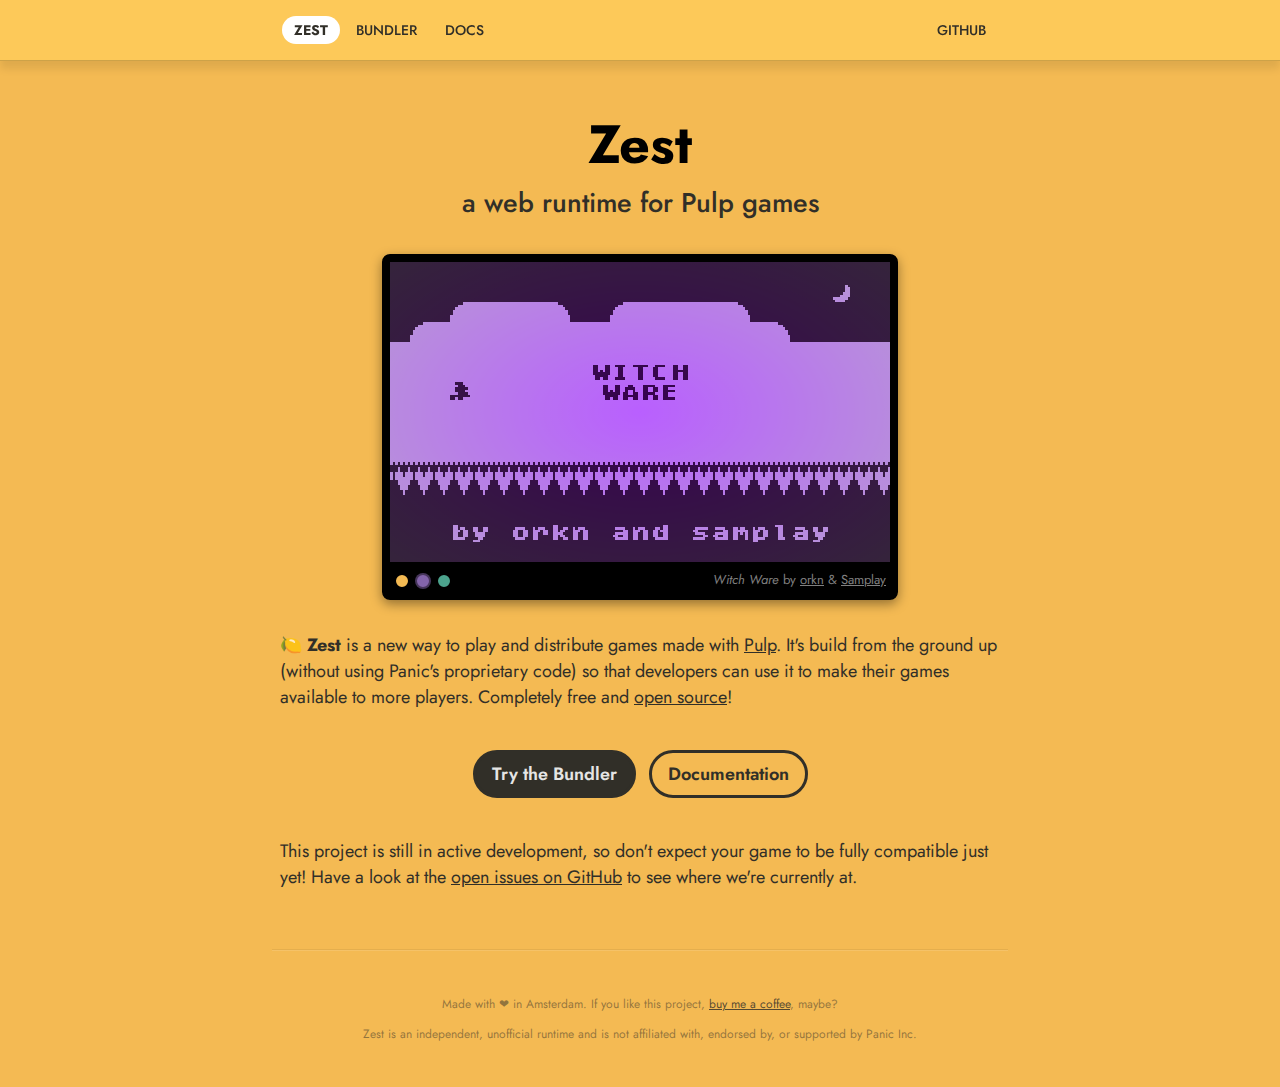
<file: index.html>
<!doctype html>
<html lang="en">
  <head>
    <title>Zest</title>
    <meta charset="UTF-8" />
    <meta name="viewport" content="width=device-width, viewport-fit=cover" />
    <link rel="stylesheet" type="text/css" href="base.css" />
    <link rel="stylesheet" type="text/css" href="home.css" />
    <script type="text/javascript" src="core/zest.js"></script>
    <script type="text/javascript" src="core/audio.js"></script>
    <script type="text/javascript" src="plugins/touch.js"></script>
    <script type="text/javascript" src="plugins/gamepad.js"></script>
    <script type="text/javascript" src="plugins/openurl.js"></script>
    <script type="text/javascript" src="data.js"></script>
    <script type="text/javascript" src="home.js"></script>
  </head>
  <body>
    <header>
      <nav>
        <a href="/zest" class="here"><strong>Zest</strong></a>
        <a href="/zest/bundler">Bundler</a>
        <a href="/zest/docs">Docs</a>
        <a href="https://github.com/tkers/zest" class="right">GitHub</a>
      </nav>
    </header>
    <main>
      <h1>Zest</h1>
      <h2>a web runtime for Pulp games</h2>

      <section class="lcd-bezel">
        <div class="lcd-bg">
          <canvas id="lcd" width="200" height="120"></canvas>
        </div>
        <div class="lcd-bar">
          <small class="meta" style="float: right">
            <span id="label-title">game</span> by
            <span id="label-author">author</span>
          </small>
          <div>
            <!-- <a href="#" id="btn-snap" style="float: right">Snapshot</a> -->
            <button id="btn-lemon">Lemon</button>
            <button id="btn-plum">Plum</button>
            <button id="btn-mint">Mint</button>
          </div>
        </div>
      </section>

      <section>
        <p>
          <strong>🍋 Zest</strong> is a new way to play and distribute games
          made with
          <a href="https://play.date/pulp/about" target="_blank">Pulp</a>. It's
          build from the ground up (without using Panic's proprietary code) so
          that developers can use it to make their games available to more
          players. Completely free and
          <a href="https://github.com/tkers/zest" target="_blank">open source</a
          >!
        </p>
      </section>

      <section class="center">
        <a href="/zest/bundler" class="btn btn-primary">Try the Bundler</a>
        <a href="/zest/docs" class="btn btn-secondary">Documentation</a>
      </section>

      <section>
        <p>
          This project is still in active development, so don't expect your game
          to be fully compatible just yet! Have a look at the
          <a href="https://github.com/tkers/zest/issues" target="_blank"
            >open issues on GitHub</a
          >
          to see where we're currently at.
        </p>
      </section>
    </main>

    <footer>
      <p>
        Made with ❤&#xFE0E; in Amsterdam. If you like this project,
        <a href="https://ko-fi.com/tkers" target="_blank">buy me a coffee</a>,
        maybe?
      </p>
      <p>
        Zest is an independent, unofficial runtime and is not affiliated with,
        endorsed by, or supported by Panic Inc.
      </p>
    </footer>
  </body>
</html>
</file>
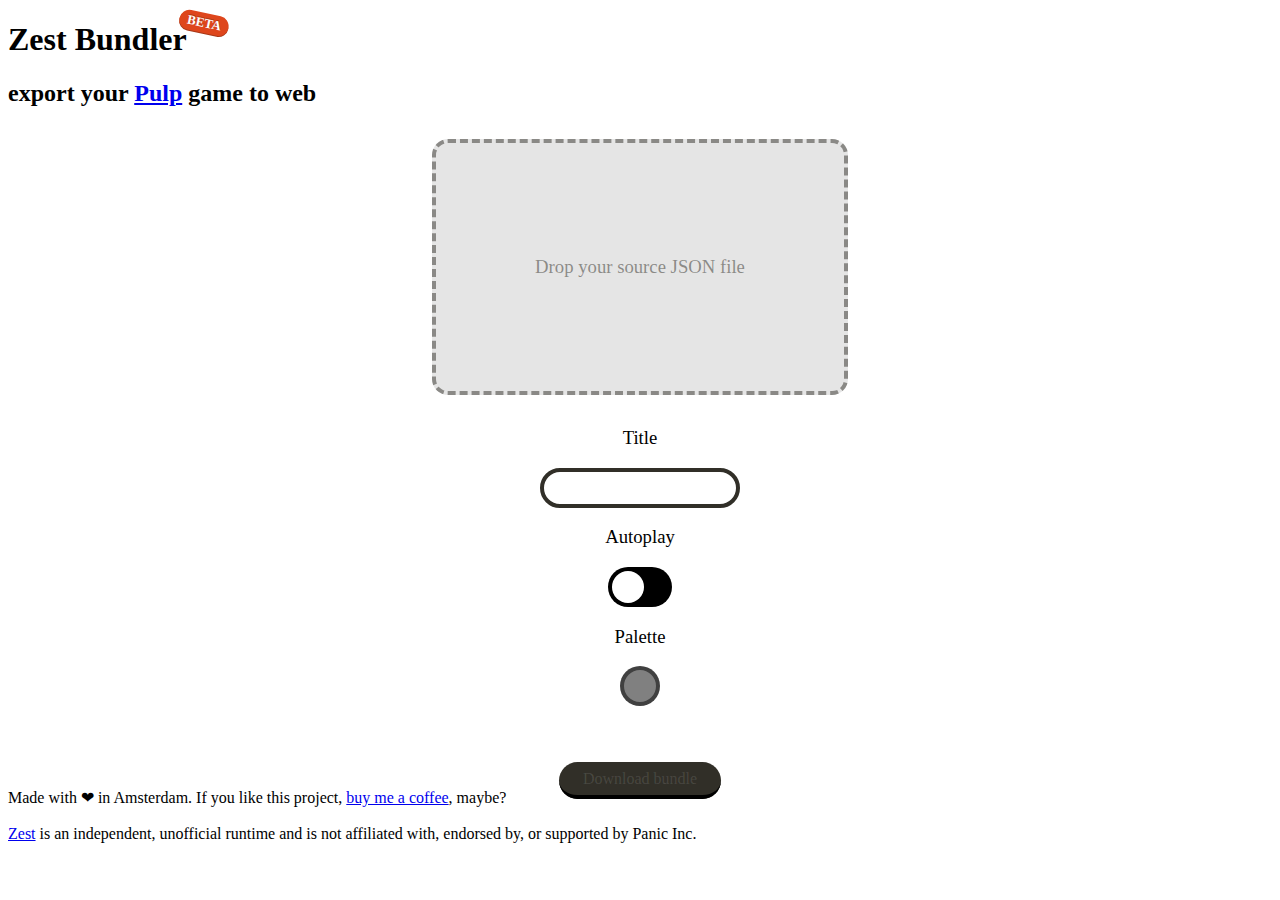
<file: bundler/index.html>
<!DOCTYPE html>
<html lang="en">
  <head>
    <title>Zest Bundler</title>
    <meta charset="UTF-8" />
    <meta name="viewport" content="width=device-width, viewport-fit=cover" />
    <link rel="stylesheet" type="text/css" href="bundler.css" />
    <script type="text/javascript" src="../zest.js"></script>
    <script type="text/javascript" src="../zest-utils.js"></script>
    <script type="text/javascript" src="template.js"></script>
  </head>
  <body class="lemon">
    <main>
      <h1>Zest Bundler</h1>
      <h2>
        export your
        <a href="https://play.date/pulp/about" target="_blank">Pulp</a> game to
        web
      </h2>
      <section id="dropzone">
        <h3 id="drop-label" class="hint">Drop your source JSON file</h3>
        <input type="file" id="data-in" accept="application/json"/ >
        <canvas id="card-view" width="200" height="120" class="hidden"></canvas>
      </section>
      <section>
        <div class="row">
          <div class="col">
            <h3>Title</h3>
            <input type="text" id="title-in" />
          </div>
          <div class="col">
            <h3>Autoplay</h3>
              <input type="checkbox" id="autoplay-in" />
          </div>
          <div class="col">
            <h3>Palette</h3>
            <div id="color-wrap">
              <input type="color" id="color-in" value="#808080" />
            </div>
          </div>
        </div>
      </section>
      <section style="margin-top: 64px">
        <a href="#" id="download-link" class="disabled">Download bundle</a>
      </section>
      <footer>
        Made with ❤ in Amsterdam. If you like this project,
        <a href="https://ko-fi.com/tkers" target="_blank">buy me a coffee</a>,
        maybe?<br /><br />
        <a href="https://tkers.dev/zest" target="_blank">Zest</a> is an
        independent, unofficial runtime and is not affiliated with, endorsed by,
        or supported by Panic Inc.
      </footer>
    </main>
    <script type="text/javascript" src="bundler.js"></script>
  </body>
</html>
</file>
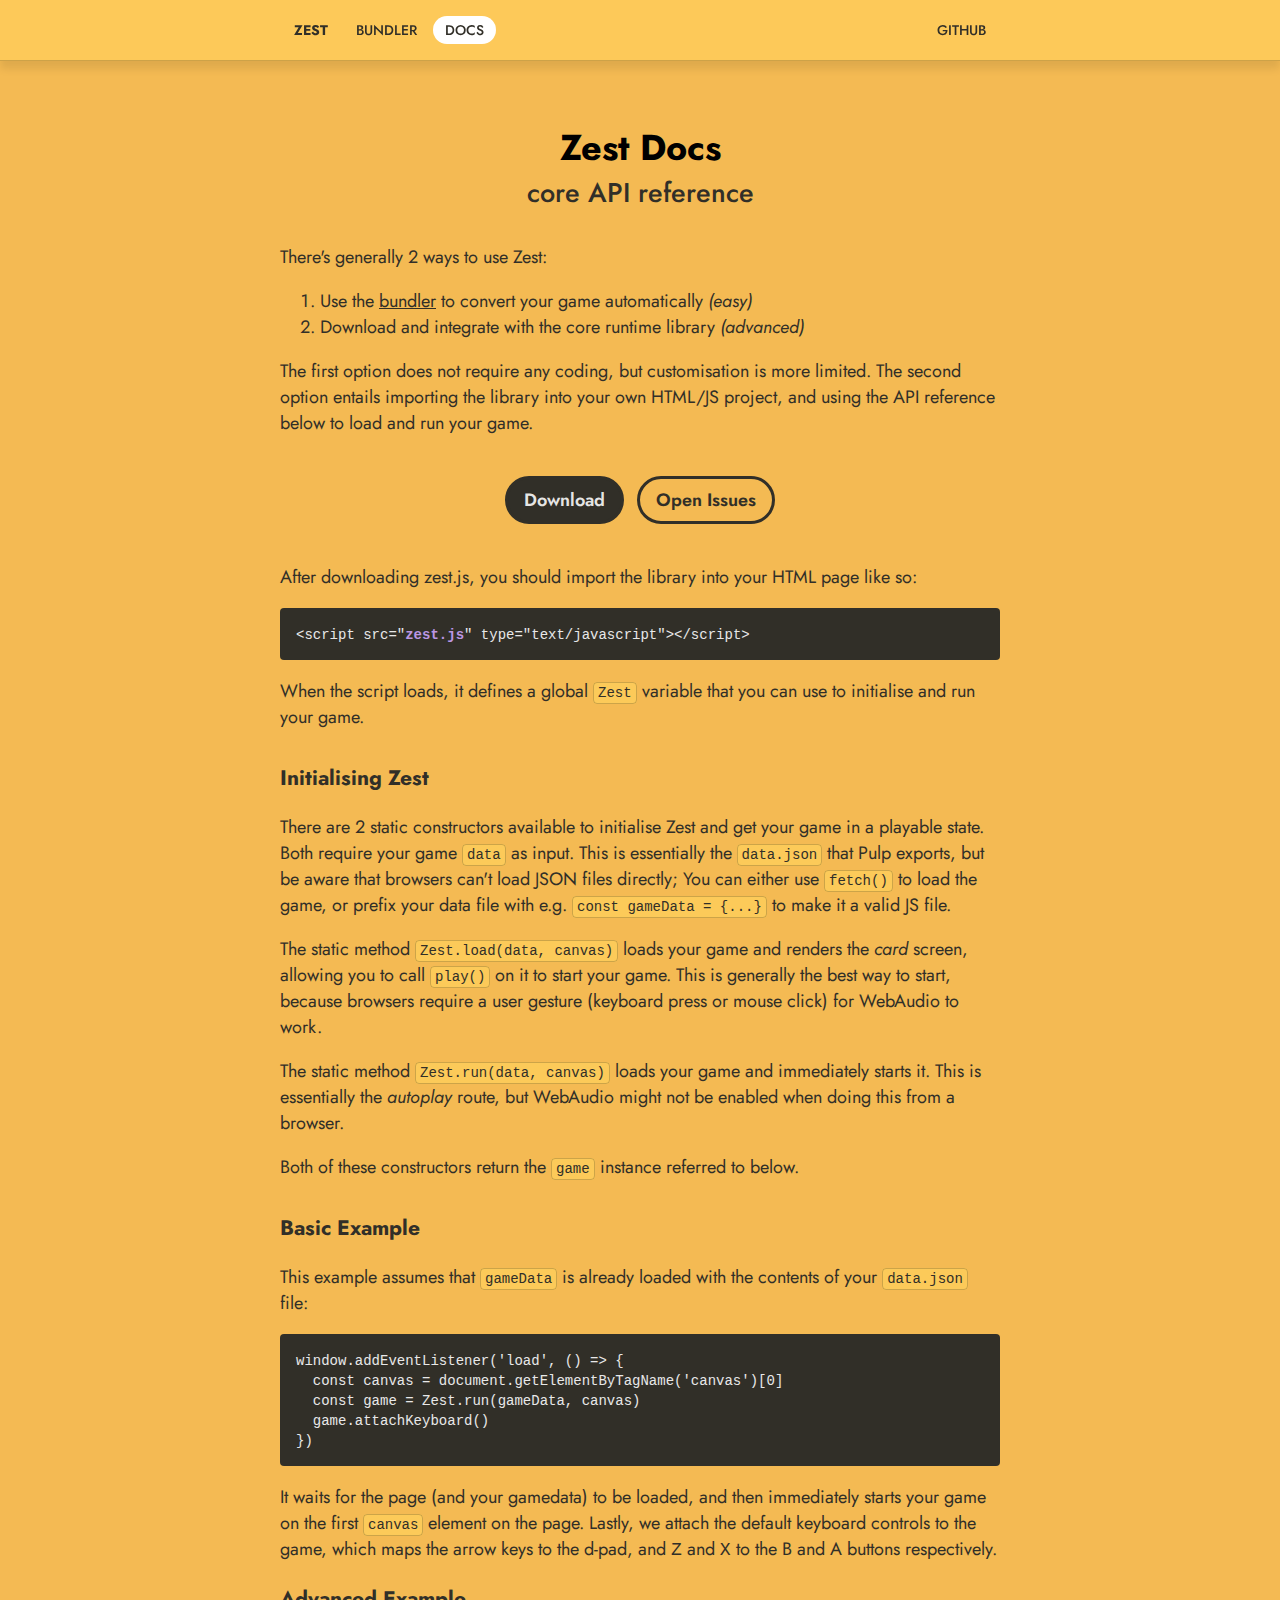
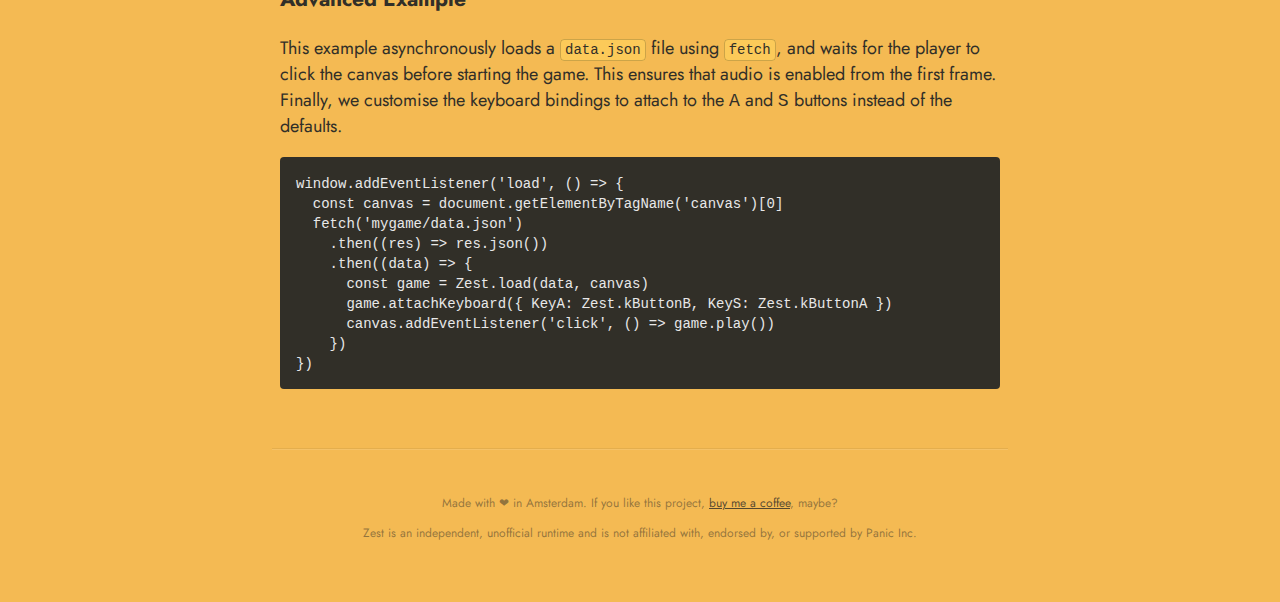
<file: docs/index.html>
<!doctype html>
<html lang="en">
  <head>
    <title>Zest Docs</title>
    <meta charset="UTF-8" />
    <meta name="viewport" content="width=device-width, viewport-fit=cover" />
    <link rel="stylesheet" type="text/css" href="../base.css" />
  </head>
  <body>
    <header>
      <nav>
        <a href="/zest"><strong>Zest</strong></a>
        <a href="/zest/bundler">Bundler</a>
        <a href="/zest/docs" class="here">Docs</a>
        <a href="https://github.com/tkers/zest" class="right">GitHub</a>
      </nav>
    </header>
    <main>
      <h1>Zest Docs</h1>
      <h2>core API reference</h2>

      <section>
        <p>There's generally 2 ways to use Zest:</p>
        <ol>
          <li>
            Use the <a href="/zest/bundler">bundler</a> to convert your game
            automatically <em>(easy)</em>
          </li>
          <li>
            Download and integrate with the core runtime library
            <em>(advanced)</em>
          </li>
        </ol>
        <p>
          The first option does not require any coding, but customisation is
          more limited. The second option entails importing the library into
          your own HTML/JS project, and using the API reference below to load
          and run your game.
        </p>
      </section>

      <section class="center">
        <a
          href="https://github.com/tkers/zest/releases"
          target="_blank"
          class="btn btn-primary"
          >Download</a
        >
        <a
          href="https://github.com/tkers/zest/issues"
          target="_blank"
          class="btn btn-secondary"
          >Open Issues</a
        >
      </section>

      <section>
        <p>
          After downloading zest.js, you should import the library into your
          HTML page like so:
        </p>
        <pre><code>&lt;script src="<strong>zest.js</strong>" type="text/javascript"&gt;&lt;/script&gt;</code></pre>
        <p>
          When the script loads, it defines a global <code>Zest</code> variable
          that you can use to initialise and run your game.
        </p>
      </section>

      <section>
        <h3>Initialising Zest</h3>
        <p>
          There are 2 static constructors available to initialise Zest and get
          your game in a playable state. Both require your game
          <code>data</code> as input. This is essentially the
          <code>data.json</code> that Pulp exports, but be aware that browsers
          can't load JSON files directly; You can either use
          <code>fetch()</code> to load the game, or prefix your data file with
          e.g. <code>const gameData = {...}</code> to make it a valid JS file.
        </p>
        <p>
          The static method <code>Zest.load(data, canvas)</code> loads your game
          and renders the <em>card</em> screen, allowing you to call
          <code>play()</code> on it to start your game. This is generally the
          best way to start, because browsers require a user gesture (keyboard
          press or mouse click) for WebAudio to work.
        </p>
        <p>
          The static method <code>Zest.run(data, canvas)</code> loads your game
          and immediately starts it. This is essentially the
          <em>autoplay</em> route, but WebAudio might not be enabled when doing
          this from a browser.
        </p>
        <p>
          Both of these constructors return the <code>game</code> instance
          referred to below.
        </p>
      </section>

      <section>
        <h3>Basic Example</h3>
        <p>
          This example assumes that <code>gameData</code> is already loaded with
          the contents of your <code>data.json</code> file:
        </p>
        <pre><code>window.addEventListener('load', () => {
  const canvas = document.getElementByTagName('canvas')[0]
  const game = Zest.run(gameData, canvas)
  game.attachKeyboard()
})</code></pre>
        <p>
          It waits for the page (and your gamedata) to be loaded, and then
          immediately starts your game on the first <code>canvas</code> element
          on the page. Lastly, we attach the default keyboard controls to the
          game, which maps the arrow keys to the d-pad, and <kbd>Z</kbd> and
          <kbd>X</kbd> to the B and A buttons respectively.
        </p>

        <h3>Advanced Example</h3>
        <p>
          This example asynchronously loads a <code>data.json</code> file using
          <code>fetch</code>, and waits for the player to click the canvas
          before starting the game. This ensures that audio is enabled from the
          first frame. Finally, we customise the keyboard bindings to attach to
          the <kbd>A</kbd> and <kbd>S</kbd> buttons instead of the defaults.
        </p>
        <pre><code>window.addEventListener('load', () => {
  const canvas = document.getElementByTagName('canvas')[0]
  fetch('mygame/data.json')
    .then((res) => res.json())
    .then((data) => {
      const game = Zest.load(data, canvas)
      game.attachKeyboard({ KeyA: Zest.kButtonB, KeyS: Zest.kButtonA })
      canvas.addEventListener('click', () => game.play())
    })
})</code></pre>
      </section>
    </main>

    <footer>
      <p>
        Made with ❤&#xFE0E; in Amsterdam. If you like this project,
        <a href="https://ko-fi.com/tkers" target="_blank">buy me a coffee</a>,
        maybe?
      </p>
      <p>
        Zest is an independent, unofficial runtime and is not affiliated with,
        endorsed by, or supported by Panic Inc.
      </p>
    </footer>
  </body>
</html>
</file>
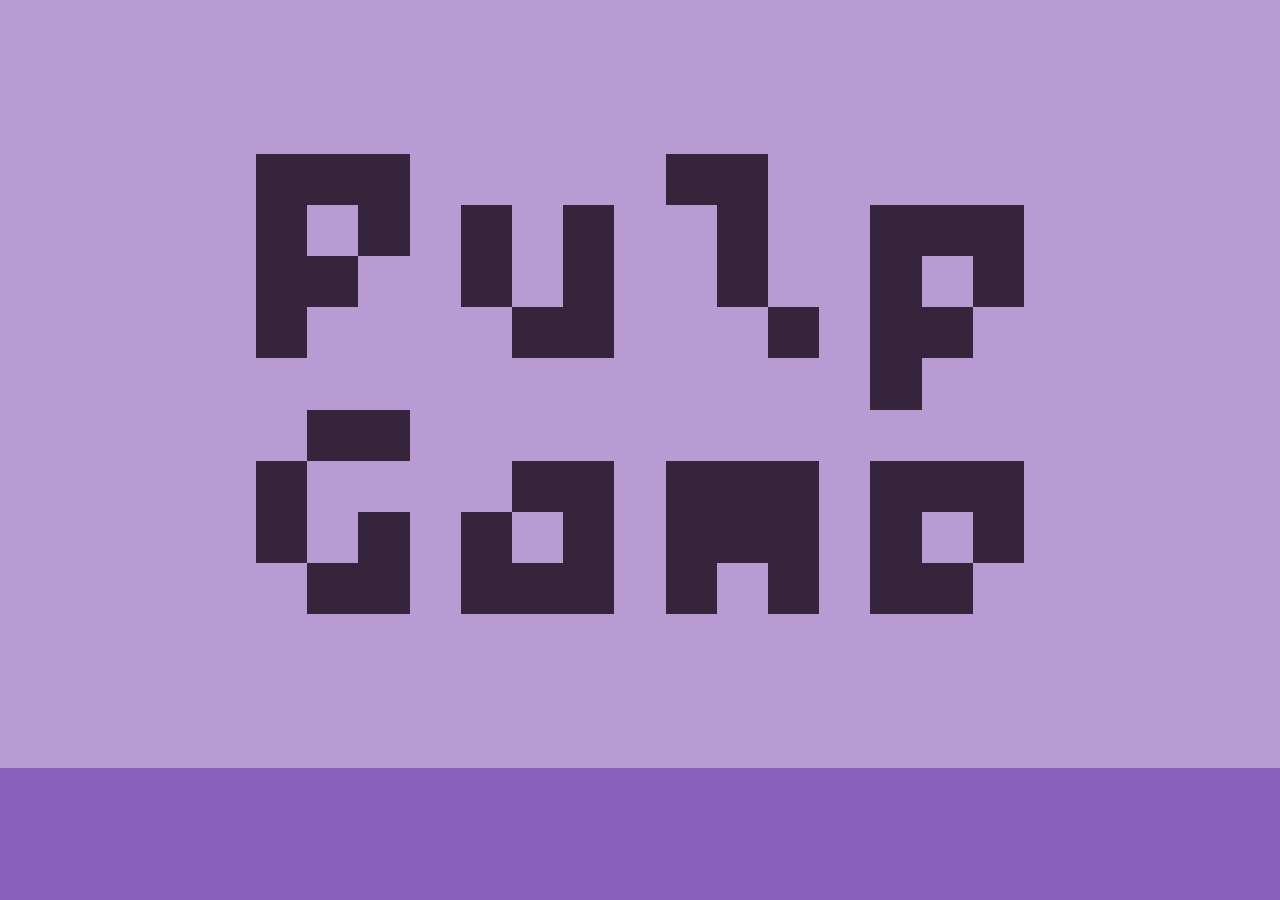
<file: embed/index.html>
<!DOCTYPE html>
<html lang="en">
  <head>
    <title>Zest</title>
    <meta charset="UTF-8" />
    <meta name="viewport" content="width=device-width, viewport-fit=cover" />
    <link rel="stylesheet" type="text/css" href="embed.css" />
    <script type="text/javascript" src="../data/hello-world.js"></script>
    <script type="text/javascript" src="../core/audio.js"></script>
    <script type="text/javascript" src="../core/zest.js"></script>
    <script type="text/javascript" src="../plugins/touch.js"></script>
    <script type="text/javascript" src="../plugins/gamepad.js"></script>
    <script type="text/javascript" src="embed.js"></script>
  </head>
  <body style="background-color: #8a60be">
    <main>
      <canvas id="lcd" width="200" height="120"></canvas>
    </main>
  </body>
</html>
</file>
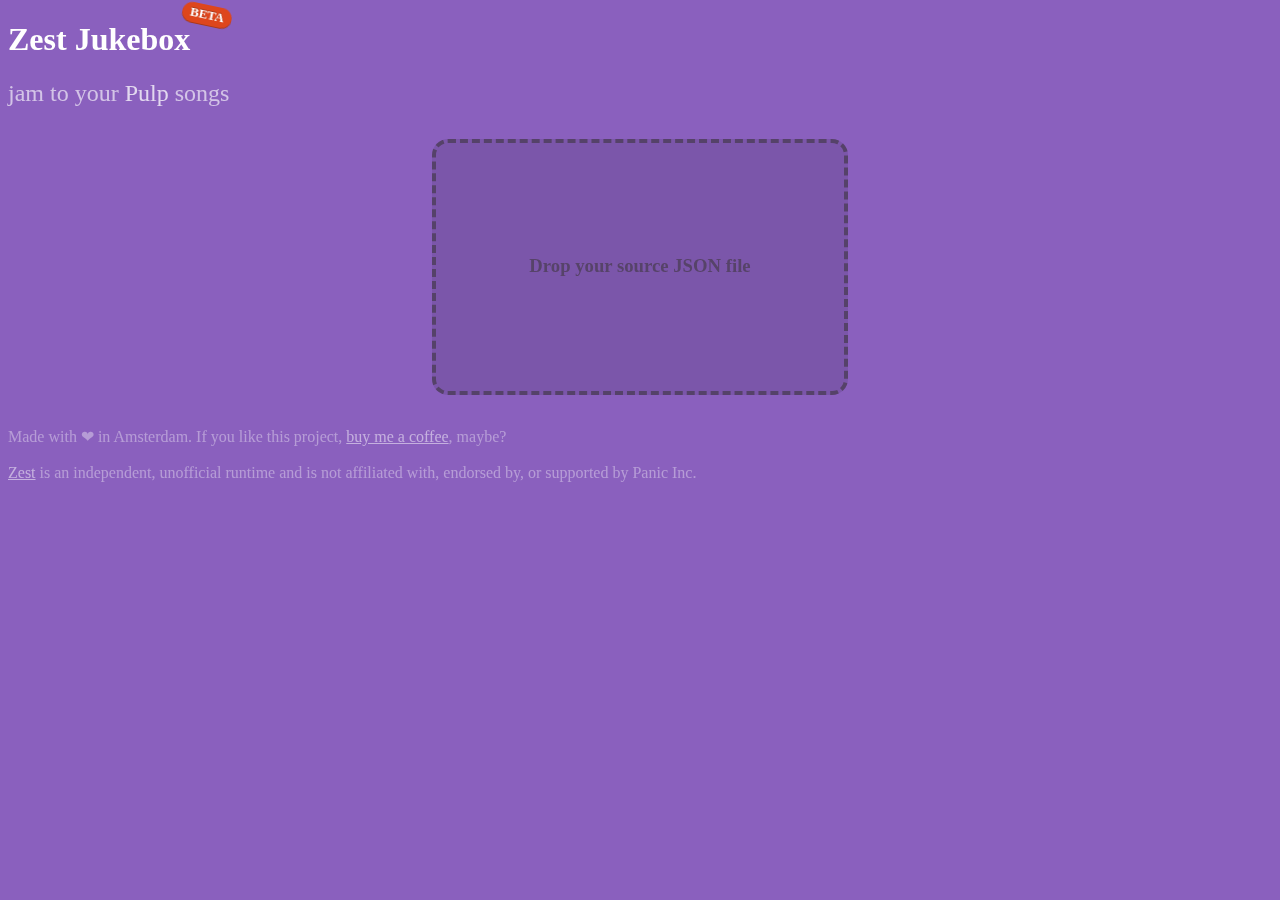
<file: juke/index.html>
<!DOCTYPE html>
<html lang="en">
  <head>
    <title>Zest Jukebox</title>
    <meta charset="UTF-8" />
    <meta name="viewport" content="width=device-width, viewport-fit=cover" />
    <link rel="stylesheet" type="text/css" href="juke.css" />
    <script type="text/javascript" src="../core/audio.js"></script>
    <script type="text/javascript" src="../core/zest.js"></script>
  </head>
  <body class="lemon">
    <main>
      <h1>Zest Jukebox</h1>
      <h2>
        jam to your
        <a href="https://play.date/pulp/about" target="_blank">Pulp</a> songs
      </h2>
      <section id="dropzone">
        <h3 id="drop-label" class="hint">Drop your source JSON file</h3>
        <input type="file" id="data-in" accept="application/json"/ >
        <canvas id="card-view" width="200" height="120" class="hidden"></canvas>
      </section>
      <section id="controls" class="hidden">
        <h3 id="song-label">Theme</h3>
        <h4 id="game-label">Pulp Game</h4>

        <div id="progress-wrap">
          <div id="progress-bar">
          <div id="progress-fill" style="width:40%"></div>
          </div>
            <small id="time-now">0:21</small>
            <small id="time-max">2:31</small>
        </div>

        <center>
          <a href="#" id="btn-prev">⏮&#xFE0E;</a>
          <a href="#" id="btn-play">▶&#xFE0E;</a>
          <a href="#" id="btn-next">⏭&#xFE0E;</a>
        </center>     

      </section>
      <section id="playlist" class="hidden">
      </section>
      <footer>
        Made with ❤ in Amsterdam. If you like this project,
        <a href="https://ko-fi.com/tkers" target="_blank">buy me a coffee</a>,
        maybe?<br /><br />
        <a href="https://tkers.dev/zest" target="_blank">Zest</a> is an
        independent, unofficial runtime and is not affiliated with, endorsed by,
        or supported by Panic Inc.
      </footer>
    </main>
    <script type="text/javascript" src="juke.js"></script>
  </body>
</html>
</file>
<file: base.css>
@import url('https://fonts.googleapis.com/css2?family=Jost:wght@100..900&display=swap');

html,
body {
  margin: 0;
  padding: 0;
  /* height: 100%; */
}

body {
  color: #312f28;
  /* background-color: #f8f0e7; */
  background-color: #f4ba53;
  font-family: 'Jost', sans-serif;
  font-optical-sizing: auto;
  font-weight: 400;
  font-size: 18px;
}

a {
  color: #312f28;
}
a:hover {
  color: #000000;
  text-decoration: none;
}

main,
footer {
  max-width: 720px;
  margin: 0 auto;
}

footer {
  color: #312f2880;
  font-size: 12px;
  padding: 32px 8px;
  text-align: center;
  text-wrap: balance;
  border-top: 1px solid #ffffff20;
  box-shadow: 0 -1px 0 #00000010;
  margin-top: 16px;
}

footer a {
  color: #312f28d0;
}
footer a:hover {
  color: #000000;
}

main {
  padding: 12px;
  margin-top: 16px;
}

header {
  overflow: scroll;
  border-bottom: 1px solid #00000030;
  box-shadow: 0 8px 8px #00000016;
  background-color: #ffce5bc0;
  backdrop-filter: blur(16px);
  margin-bottom: 16px;
  position: sticky;
  top: 0;
  z-index: 10;
}

header nav {
  max-width: 720px;
  margin: 0 auto;
  padding: 16px 8px;
  display: flex;
  align-items: center;
}

header nav a {
  font-size: 14px;
  font-weight: 500;
  text-decoration: none;
  text-transform: uppercase;
  padding: 4px 12px;
  margin: 0 2px;
  border-radius: 32px;
}
header nav a:hover {
  background-color: #ffffff80;
}
header nav a.here {
  background-color: #ffffff;
}
header nav a.right {
  margin-left: auto;
}

h1,
h2 {
  text-align: center;
  margin-bottom: 0;
  font-weight: 700;
  text-wrap: balance;
}

h1 {
  color: #000000;
  margin-top: 32px;
}

h2 {
  margin-top: 0px;
  margin-bottom: 32px;
  font-weight: 500;
}
h2 a {
  color: #000000;
  text-decoration: none;
}
h2 a:hover {
  text-decoration: underline;
}

section {
  margin: 32px 0;
}

section.center {
  text-align: center;
}

a.btn {
  display: inline-block;
  text-decoration: none;
  font-weight: 600;
  padding: 8px 16px;
  margin: 8px 4px;
  border: 3px solid #312f28;
  border-radius: 32px;
}
a.btn:hover {
  border-color: #000000;
  background-color: #fcca59;
}

a.btn-primary {
  background-color: #312f28;
  color: #ffffffe0;
}
a.btn-primary:hover {
  background-color: #000000;
  color: #ffffff;
}

pre {
  background-color: #312f28;
  border-radius: 4px;
  padding: 16px;
  overflow-x: scroll;
}
p code {
  background-color: #fcca59;
  border: 1px solid #00000030;
  padding: 2px 4px;
  border-radius: 4px;
}
pre code {
  color: #e8e8e8;
}
code {
  font-size: 14px;
  font-family: monospace;
}
code strong {
  color: #bb96e3;
}
</file>
<file: home.css>
body {
  background-color: #f4ba53;
}

h1 {
  font-size: 3em;
  margin-top: 16px;
}

/* body.lemon, */
#btn-lemon {
  background-color: #f4ba53;
}

/* body.plum, */
#btn-plum {
  background-color: #8a60be;
}

/* body.mint, */
#btn-mint {
  background-color: #4ca38d;
}

#btn-lemon,
#btn-plum,
#btn-mint {
  width: 16px;
  height: 16px;
  border-radius: 8px;
  font-size: 0;
  border: 2px solid #000;
  vertical-align: middle;
  cursor: pointer;
  transition: transform 80ms;
}

body.lemon #btn-lemon,
body.plum #btn-plum,
body.mint #btn-mint {
  border-color: #00000077;
  filter: grayscale(25%);
}

#btn-lemon:hover,
#btn-plum:hover,
#btn-mint:hover {
  transform: scale(1.1);
  filter: brightness(1.1);
}

#btn-lemon:active,
#btn-plum:active,
#btn-mint:active {
  transform: none;
}

small.meta {
  color: #808080;
  font-size: small;
  line-height: 28px;
}
small.meta #label-title {
  font-style: italic;
}

small.meta a[href] {
  color: #808080;
  text-decoration: underline;
  cursor: pointer;
}
small.meta a[href]:hover {
  color: #b0b0b0;
  text-decoration: none;
}

.lcd-bezel {
  clear: both;
  border: 8px #000000 solid;
  border-radius: 8px;
  margin: 32px auto;
  box-sizing: content-box;
  max-width: 500px;
  box-shadow: 0 4px 12px rgba(0, 0, 0, 0.4);
}

.lcd-bg {
  /* effectively cancels out blend mode */
  background-color: #808080;
}

/* body.lemon .lcd-bg {
  background-color: #d09584;
} */
body.plum .lcd-bg {
  background-color: #8a60be;
  background-image: radial-gradient(#8d00ff, transparent);
}
body.mint .lcd-bg {
  background-color: #4ca38d;
}

#lcd {
  background-color: #312f28;
  aspect-ratio: auto 200/120;
  width: 100%;
  height: 100%;
  object-fit: contain;
  image-rendering: pixelated;
  mix-blend-mode: hard-light;
  touch-action: none;
  display: block;
}

#lcd.paused {
  filter: brightness(0.5);
  mix-blend-mode: unset;
}

.lcd-bar {
  padding: 4px 4px 0;
  background-color: #000000;
}
</file>
<file: bundler/bundler.css>
@keyframes wiggle {
  0% {
    transform: rotate(12deg);
  }
  80% {
    transform: rotate(12deg);
  }
  84% {
    transform: rotate(8deg);
  }
  88% {
    transform: rotate(16deg);
  }
  92% {
    transform: rotate(8deg);
  }
  96% {
    transform: rotate(16deg);
  }
  100% {
    transform: rotate(12deg);
  }
}

h1::after {
  content: 'BETA';
  font-size: small;
  background-color: #de461c;
  box-shadow: 0 1px 0 #a73819;
  color: #ffffff;
  text-shadow: 0 -1px 0 #a73819;
  padding: 2px 8px;
  border-radius: 32px;
  transform: rotate(12deg);
  position: absolute;
  margin-top: -8px;
  margin-left: -8px;
  animation: wiggle 5200ms infinite;
}

h3 {
  font-weight: 500;
}

section {
  text-align: center;
}

section#dropzone {
  max-width: 400px;
  margin: 32px auto;
  border: 4px dashed #312f2880;
  padding: 4px;
  border-radius: 16px;
  background-color: #0000001a;
  display: flex;
  justify-content: center;
  align-items: center;
  cursor: pointer;
  aspect-ratio: auto 200/120;
}
section#dropzone:hover {
  border: 4px dashed #312f28d0;
}

section#dropzone input {
  opacity: 0;
  pointer-events: none;
  position: absolute;
  left: 0;
}
section#dropzone h3 {
  color: #312f2880;
  margin: 8px;
  text-wrap: balance;
}
section#dropzone:hover h3 {
  color: #312f28d0;
}
h3.error {
  color: #be2d08 !important;
}

canvas#card-view {
  background-color: #312f28;
  aspect-ratio: auto 200/120;
  width: 100%;
  image-rendering: pixelated;
  mix-blend-mode: hard-light;
  display: none;
}

section#dropzone.loaded {
  background-color: #00ff00;
  border: 8px solid #000000;
  padding: 0;
  border-radius: 8px;
}
section#dropzone.loaded h3 {
  display: none;
}
section#dropzone.loaded canvas#card-view {
  display: block;
}

section.config {
  display: flex;
  flex-direction: row;
  flex-wrap: wrap;
  width: 100%;
  align-items: flex-start;
  justify-content: center;
  gap: 32px 64px;
}

input[type='text'],
select {
  appearance: none;
  background-color: #ffffff;
  color: #000000;
  font-size: 16px;
  box-sizing: border-box;
  height: 40px;
  padding: 4px 12px;
  border-radius: 32px;
  border: 4px solid #312f28;
}

input#title-in {
  width: 200px;
}

#color-wrap {
  border: 4px solid #00000080;
  background-color: #ffffff;
  color: #000000;
  display: inline-block;
  width: 32px;
  height: 32px;
  box-sizing: content-box;
  border-radius: 32px;
  cursor: pointer;
  transition: transform 80ms;
}

#color-wrap:hover {
  transform: scale(1.1);
  filter: brightness(1.1);
}

#color-wrap input {
  opacity: 0;
  width: 100%;
  height: 100%;
  cursor: pointer;
}

input[type='checkbox'] {
  appearance: none;
  background-color: #000000;
  width: 64px;
  height: 40px;
  border-radius: 32px;
  vertical-align: middle;
  margin: 0 8px;
  position: relative;
  cursor: pointer;
  transition: background-color 80ms;
}
input[type='checkbox']::before {
  content: '';
  position: absolute;
  top: 0;
  left: 0;
  width: 32px;
  height: 32px;
  margin: 4px;
  border-radius: 32px;
  background-color: #ffffff;
  transition: left 80ms;
}

input[type='checkbox']:checked {
  background-color: #4ea867;
}
input[type='checkbox']:checked::before {
  left: 24px;
}

a#download-link {
  border-radius: 32px;
  padding: 8px 24px;
  background-color: #312f28;
  color: #ffffffdd;
  text-decoration: none;
  font-weight: 500;
  cursor: pointer;
  position: relative;
  border-bottom: 4px solid #000000;
}
a#download-link:hover {
  color: #ffffff;
}
a#download-link:active {
  top: 3px;
  border-bottom: 1px solid #000000;
}
a#download-link.disabled {
  color: #ffffff20 !important;
  pointer-events: none;
}

#download-link ~ p {
  color: #9f824f;
  font-size: small;
  font-style: italic;
  margin-top: 16px;
}
</file>
<file: embed/embed.css>
html,
body {
  margin: 0;
  padding: 0;
  height: 100%;
  background-color: #808080;
}

canvas#lcd {
  background-color: #312f28;
  mix-blend-mode: hard-light;
  image-rendering: pixelated;

  display: block;
  object-fit: contain;
  width: 100%;
  height: 100%;
  aspect-ratio: auto 200/120;

  touch-action: none;
}
</file>
<file: juke/juke.css>
html,
body {
  height: fit-content;
}

body {
  color: #ffffffa0;
  background-color: #8a60be;
  background-blend-mode: soft-light;
  background-size: cover;
  background-position: 50% 50%;
  background-attachment: fixed;
  backdrop-filter: blur(8px);
}

header {
  background-color: #300c5c;
}
header nav a {
  color: #ffffffc0;
}
header nav a:hover {
  background: none;
  color: #fff;
}

h1 {
  color: #ffffff;
}

@keyframes wiggle {
  0% {
    transform: rotate(12deg);
  }
  80% {
    transform: rotate(12deg);
  }
  84% {
    transform: rotate(8deg);
  }
  88% {
    transform: rotate(16deg);
  }
  92% {
    transform: rotate(8deg);
  }
  96% {
    transform: rotate(16deg);
  }
  100% {
    transform: rotate(12deg);
  }
}

h1::after {
  content: 'BETA';
  font-size: small;
  background-color: #de461c;
  box-shadow: 0 1px 0 #a73819;
  color: #ffffff;
  text-shadow: 0 -1px 0 #a73819;
  padding: 2px 8px;
  border-radius: 32px;
  transform: rotate(12deg);
  position: absolute;
  margin-top: -16px;
  margin-left: -8px;
  animation: wiggle 5200ms infinite;
}

h2 {
  margin-top: 4px;
  margin-bottom: 16px;
  font-weight: normal;
}

h2 a {
  color: #ffffffc0;
  text-decoration: none;
}
h2 a:hover {
  color: #ffffff;
  text-decoration: underline;
}

section {
  max-width: 400px;
  padding: 0 8px;
}

footer {
  color: #ffffff60;
}
footer a {
  color: #ffffff80;
}
footer a:hover {
  color: #ffffffa0;
}

section#dropzone {
  max-width: 400px;
  margin: 32px auto;
  border: 4px dashed #312f2880;
  padding: 4px;
  border-radius: 16px;
  background-color: #0000001a;
  text-align: center;
  cursor: pointer;
  aspect-ratio: auto 200/120;
}
section#dropzone:hover {
  border: 4px dashed #312f28d0;
}

section#dropzone input {
  opacity: 0;
  pointer-events: none;
  position: absolute;
  left: 0;
}
section#dropzone h3 {
  text-align: center;
  position: relative;
  margin-top: 27%;
  color: #312f2880;
}
section#dropzone:hover h3 {
  color: #312f28d0;
}
h3.error {
  color: #be2d08 !important;
}

canvas#card-view {
  background-color: #312f28;
  aspect-ratio: auto 200/120;
  width: 100%;
  image-rendering: pixelated;
  mix-blend-mode: hard-light;
  display: none;
}

section#dropzone.loaded {
  background-color: #7300ff;
  box-shadow: 0 8px 16px #00000060;
  padding: 0;
  border: 0;
  border-radius: 0;
}
section#dropzone.loaded h3 {
  display: none;
}
section#dropzone.loaded canvas#card-view {
  display: block;
}

section.hidden {
  display: none;
}

section#controls {
  margin: 0 auto;
}

section#controls h3 {
  color: #ffffff;
  margin-bottom: 0;
}

section#controls h4 {
  color: #ffffffa0;
  margin-top: 0;
}

section#controls a {
  border-radius: 64px;
  width: 64px;
  height: 64px;
  font-size: 24px;
  line-height: 66px;
  color: #ffffffa0;
  border: 4px solid #ffffffa0;
  text-decoration: none;
  cursor: pointer;
  display: inline-block;
  vertical-align: middle;
  margin: 0 8px 32px;
}

section#controls a#btn-play {
  background-color: #ffffffa0;
  border: 0;
  color: #6b4c92;
}
section#controls a#btn-play:hover {
  background-color: #ffffff;
}

section#controls a#btn-prev,
section#controls a#btn-next {
  width: 36px;
  height: 36px;
  font-size: 18px;
  line-height: 37px;
}

section#controls a:hover {
  color: #ffffff;
  border-color: #ffffff;
}
section#controls a:active {
  border-color: #ffffffa0;
}

section#controls #progress-wrap {
  max-width: 400px;
  margin: 0 auto 32px;
  color: #ffffff80;
}
section#controls #progress-wrap small#time-now {
  float: left;
  margin: 4px 4px;
}
section#controls #progress-wrap small#time-max {
  float: right;
  margin: 4px -2px;
}
section#controls #progress-bar {
  background-color: #ffffff60;
  width: 100%;
  height: 8px;
  margin: 14px 2px 0;
  box-sizing: border-box;
}
section#controls #progress-fill {
  height: 100%;
  background-color: #e8d0ff;
  margin: 0;
  max-width: 100%;
}

section#playlist {
  margin: 0 auto;
}

section#playlist a {
  color: #ffffffa0;
  text-decoration: none;
  display: block;
  padding: 16px 16px;
  border-radius: 64px;
  margin: 0 -8px 8px;
  position: relative;
}
section#playlist a:hover {
  color: #ffffff;
  background-color: #00000020;
}
section#playlist a:active {
  background-color: #00000030;
}
section#playlist a.playing {
  background-color: #ffffffa0;
  color: #2c0352;
  pointer-events: none;
}

section#playlist a small {
  position: absolute;
  right: 16px;
  top: 18px;
  opacity: 0.8;
}
</file>
